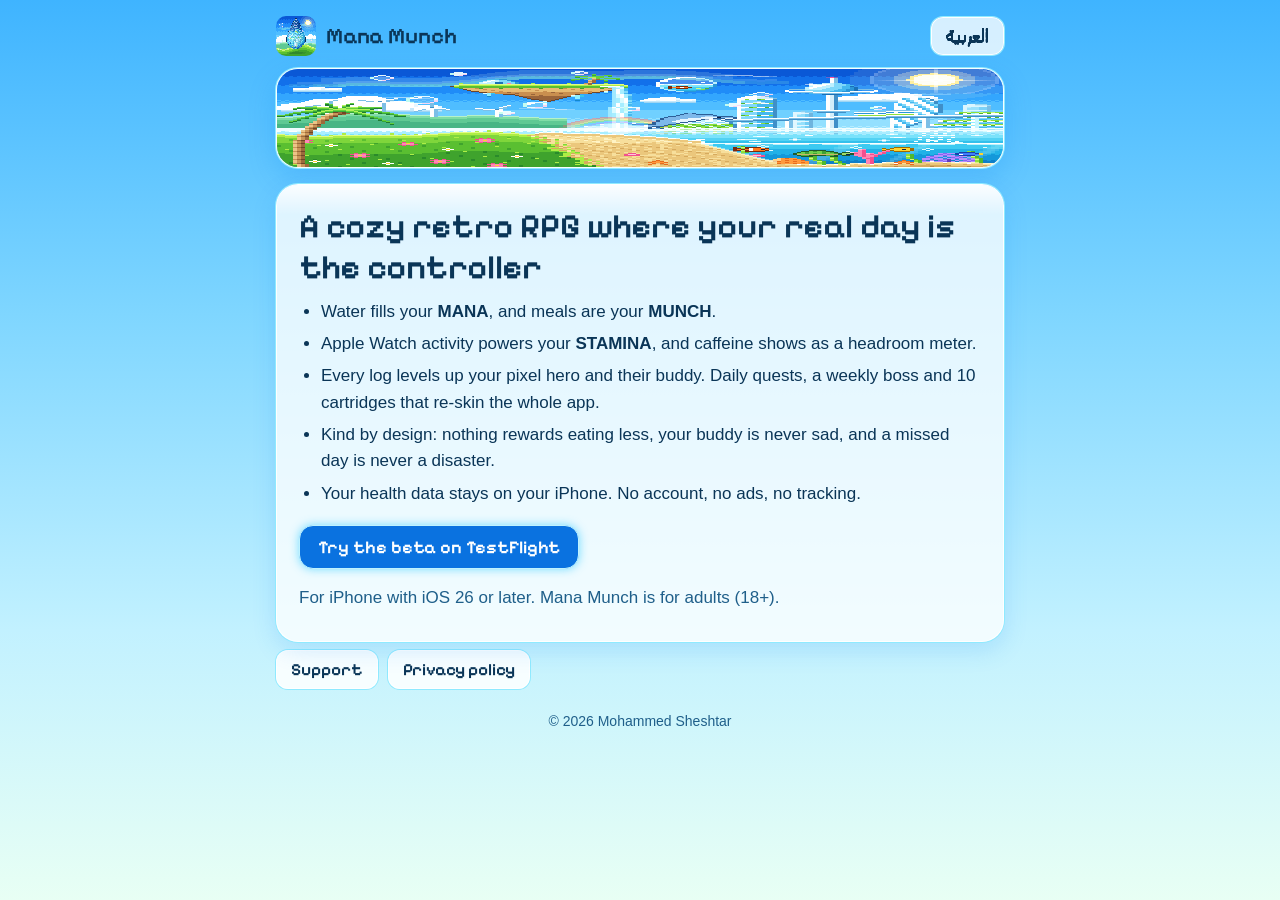
<file: index.html>
<!doctype html>
<html lang="en" dir="ltr">
<head>
<meta charset="utf-8">
<meta name="viewport" content="width=device-width, initial-scale=1">
<title>Mana Munch</title>
<meta name="description" content="A cozy retro RPG where your real day is the controller. Water fills your Mana, meals are your Munch, and every log levels up your pixel hero.">
<link rel="icon" href="assets/icon.png">
<link rel="apple-touch-icon" href="assets/icon.png">
<link rel="alternate" hreflang="ar" href="ar/">
<link rel="stylesheet" href="assets/style.css">
</head>
<body>
<div class="wrap">
  <header class="top">
    <a class="brand" href="./"><img src="assets/icon.png" alt="">Mana Munch</a>
    <a class="lang" href="ar/" lang="ar" hreflang="ar">العربية</a>
  </header>

  <main>
    <img class="banner" src="assets/scene.png" width="180" height="100"
         alt="A pixel-art sky lagoon with a floating island, a waterfall, a dolphin and a glass city by the sea.">

    <section class="panel">
      <h1>A cozy retro RPG where your real day is the controller</h1>
      <ul>
        <li>Water fills your <strong>MANA</strong>, and meals are your <strong>MUNCH</strong>.</li>
        <li>Apple Watch activity powers your <strong>STAMINA</strong>, and caffeine shows as a
          headroom meter.</li>
        <li>Every log levels up your pixel hero and their buddy. Daily quests, a weekly boss and 10
          cartridges that re-skin the whole app.</li>
        <li>Kind by design: nothing rewards eating less, your buddy is never sad, and a missed day is
          never a disaster.</li>
        <li>Your health data stays on your iPhone. No account, no ads, no tracking.</li>
      </ul>
      <p><a class="cta" href="https://testflight.apple.com/join/FaZQNh4C">Try the beta on TestFlight</a></p>
      <p class="sub">For iPhone with iOS 26 or later. Mana Munch is for adults (18+).</p>
    </section>

    <nav class="links" aria-label="More">
      <a href="support/">Support</a>
      <a href="privacy/">Privacy policy</a>
    </nav>
  </main>

  <footer>
    <p>© 2026 Mohammed Sheshtar</p>
  </footer>
</div>
</body>
</html>
</file>
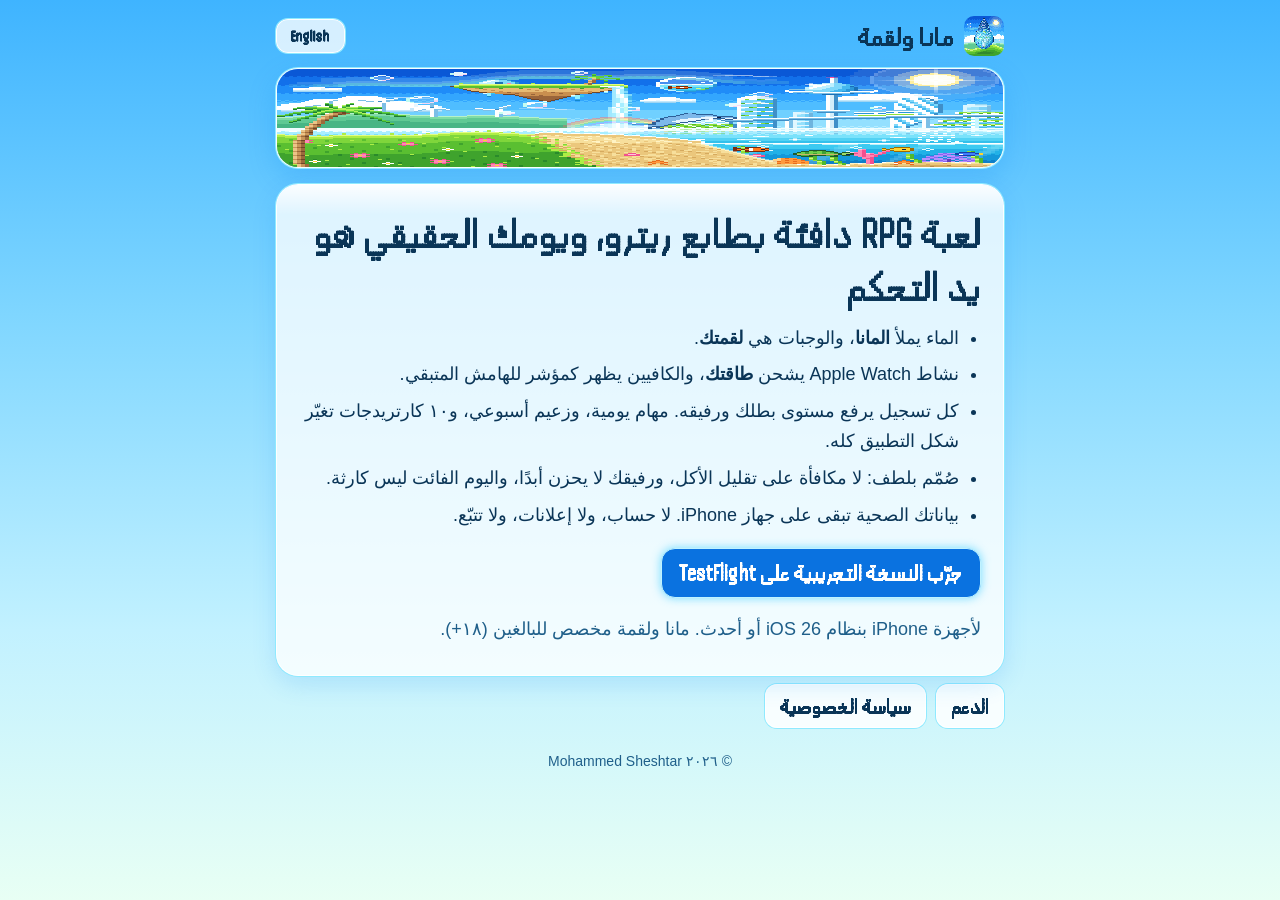
<file: ar/index.html>
<!doctype html>
<html lang="ar" dir="rtl">
<head>
<meta charset="utf-8">
<meta name="viewport" content="width=device-width, initial-scale=1">
<title>مانا ولقمة</title>
<meta name="description" content="لعبة RPG دافئة بطابع ريترو، ويومك الحقيقي هو يد التحكم. الماء يملأ المانا، والوجبات هي لقمتك، وكل تسجيل يرفع مستوى بطلك.">
<link rel="icon" href="../assets/icon.png">
<link rel="apple-touch-icon" href="../assets/icon.png">
<link rel="alternate" hreflang="en" href="../">
<link rel="stylesheet" href="../assets/style.css">
</head>
<body>
<div class="wrap">
  <header class="top">
    <a class="brand" href="./"><img src="../assets/icon.png" alt="">مانا ولقمة</a>
    <a class="lang" href="../" lang="en" hreflang="en">English</a>
  </header>

  <main>
    <img class="banner" src="../assets/scene.png" width="180" height="100"
         alt="بحيرة سماوية بأسلوب البكسل فيها جزيرة طائرة وشلال ودلفين ومدينة زجاجية على البحر.">

    <section class="panel">
      <h1>لعبة RPG دافئة بطابع ريترو، ويومك الحقيقي هو يد التحكم</h1>
      <ul>
        <li>الماء يملأ <strong>المانا</strong>، والوجبات هي <strong>لقمتك</strong>.</li>
        <li>نشاط Apple Watch يشحن <strong>طاقتك</strong>، والكافيين يظهر كمؤشر للهامش المتبقي.</li>
        <li>كل تسجيل يرفع مستوى بطلك ورفيقه. مهام يومية، وزعيم أسبوعي، و١٠ كارتريدجات تغيّر شكل التطبيق
          كله.</li>
        <li>صُمّم بلطف: لا مكافأة على تقليل الأكل، ورفيقك لا يحزن أبدًا، واليوم الفائت ليس كارثة.</li>
        <li>بياناتك الصحية تبقى على جهاز iPhone. لا حساب، ولا إعلانات، ولا تتبّع.</li>
      </ul>
      <p><a class="cta" href="https://testflight.apple.com/join/FaZQNh4C">جرّب النسخة التجريبية على TestFlight</a></p>
      <p class="sub">لأجهزة iPhone بنظام iOS 26 أو أحدث. مانا ولقمة مخصص للبالغين (١٨+).</p>
    </section>

    <nav class="links" aria-label="المزيد">
      <a href="support/">الدعم</a>
      <a href="privacy/">سياسة الخصوصية</a>
    </nav>
  </main>

  <footer>
    <p>© ٢٠٢٦ <span class="ltr">Mohammed Sheshtar</span></p>
  </footer>
</div>
</body>
</html>
</file>
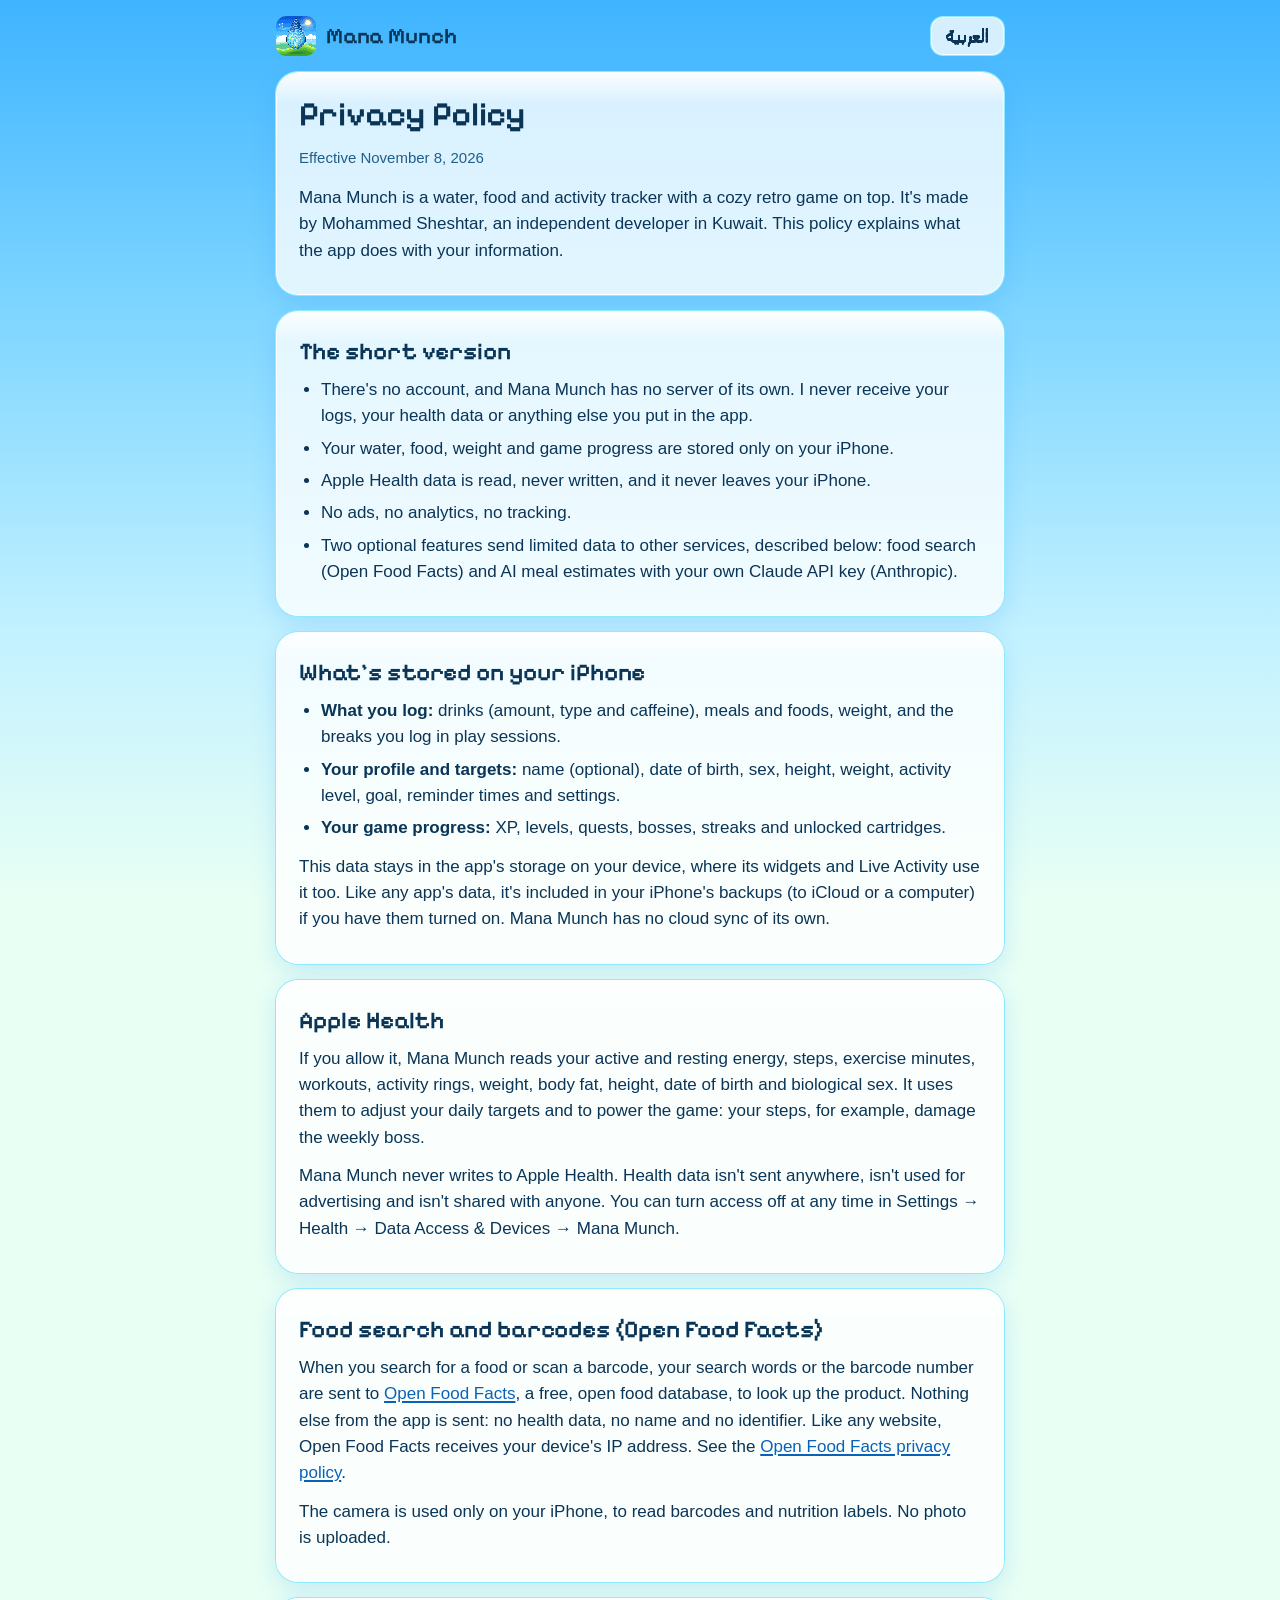
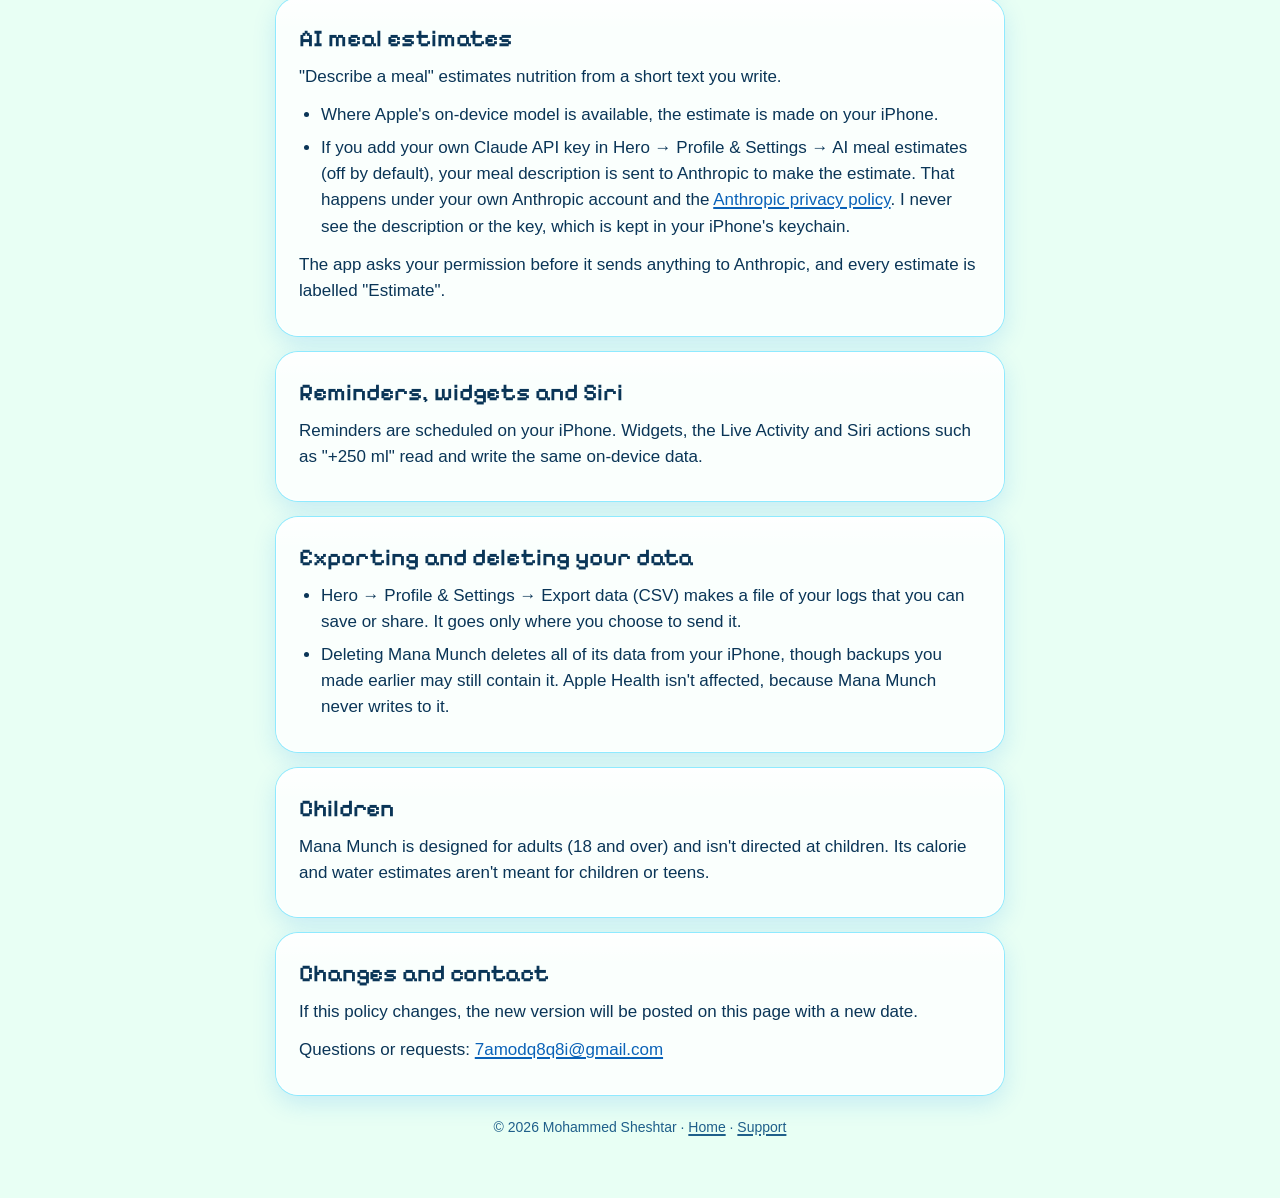
<file: privacy/index.html>
<!doctype html>
<html lang="en" dir="ltr">
<head>
<meta charset="utf-8">
<meta name="viewport" content="width=device-width, initial-scale=1">
<title>Privacy Policy · Mana Munch</title>
<meta name="description" content="How Mana Munch handles your information: no account, no ads, no tracking, and your health data stays on your iPhone.">
<link rel="icon" href="../assets/icon.png">
<link rel="apple-touch-icon" href="../assets/icon.png">
<link rel="alternate" hreflang="ar" href="../ar/privacy/">
<link rel="stylesheet" href="../assets/style.css">
</head>
<body>
<div class="wrap">
  <header class="top">
    <a class="brand" href="../"><img src="../assets/icon.png" alt="">Mana Munch</a>
    <a class="lang" href="../ar/privacy/" lang="ar" hreflang="ar">العربية</a>
  </header>

  <main>
    <section class="panel">
      <h1>Privacy Policy</h1>
      <p class="date">Effective November 8, 2026</p>
      <p>Mana Munch is a water, food and activity tracker with a cozy retro game on top. It's made by
        Mohammed Sheshtar, an independent developer in Kuwait. This policy explains what the app does
        with your information.</p>
    </section>

    <section class="panel">
      <h2>The short version</h2>
      <ul>
        <li>There's no account, and Mana Munch has no server of its own. I never receive your logs,
          your health data or anything else you put in the app.</li>
        <li>Your water, food, weight and game progress are stored only on your iPhone.</li>
        <li>Apple Health data is read, never written, and it never leaves your iPhone.</li>
        <li>No ads, no analytics, no tracking.</li>
        <li>Two optional features send limited data to other services, described below: food search
          (Open Food Facts) and AI meal estimates with your own Claude API key (Anthropic).</li>
      </ul>
    </section>

    <section class="panel">
      <h2>What's stored on your iPhone</h2>
      <ul>
        <li><strong>What you log:</strong> drinks (amount, type and caffeine), meals and foods, weight,
          and the breaks you log in play sessions.</li>
        <li><strong>Your profile and targets:</strong> name (optional), date of birth, sex, height,
          weight, activity level, goal, reminder times and settings.</li>
        <li><strong>Your game progress:</strong> XP, levels, quests, bosses, streaks and unlocked
          cartridges.</li>
      </ul>
      <p>This data stays in the app's storage on your device, where its widgets and Live Activity use
        it too. Like any app's data, it's included in your iPhone's backups (to iCloud or a computer)
        if you have them turned on. Mana Munch has no cloud sync of its own.</p>
    </section>

    <section class="panel">
      <h2>Apple Health</h2>
      <p>If you allow it, Mana Munch reads your active and resting energy, steps, exercise minutes,
        workouts, activity rings, weight, body fat, height, date of birth and biological sex. It uses
        them to adjust your daily targets and to power the game: your steps, for example, damage the
        weekly boss.</p>
      <p>Mana Munch never writes to Apple Health. Health data isn't sent anywhere, isn't used for
        advertising and isn't shared with anyone. You can turn access off at any time in Settings →
        Health → Data Access &amp; Devices → Mana Munch.</p>
    </section>

    <section class="panel">
      <h2>Food search and barcodes (Open Food Facts)</h2>
      <p>When you search for a food or scan a barcode, your search words or the barcode number are
        sent to <a href="https://world.openfoodfacts.org">Open Food Facts</a>, a free, open food
        database, to look up the product. Nothing else from the app is sent: no health data, no name
        and no identifier. Like any website, Open Food Facts receives your device's IP address. See
        the <a href="https://world.openfoodfacts.org/privacy">Open Food Facts privacy policy</a>.</p>
      <p>The camera is used only on your iPhone, to read barcodes and nutrition labels. No photo is
        uploaded.</p>
    </section>

    <section class="panel">
      <h2>AI meal estimates</h2>
      <p>"Describe a meal" estimates nutrition from a short text you write.</p>
      <ul>
        <li>Where Apple's on-device model is available, the estimate is made on your iPhone.</li>
        <li>If you add your own Claude API key in Hero → Profile &amp; Settings → AI meal estimates
          (off by default), your meal description is sent to Anthropic to make the estimate. That
          happens under your own Anthropic account and the
          <a href="https://www.anthropic.com/legal/privacy">Anthropic privacy policy</a>. I never see
          the description or the key, which is kept in your iPhone's keychain.</li>
      </ul>
      <p>The app asks your permission before it sends anything to Anthropic, and every estimate is
        labelled "Estimate".</p>
    </section>

    <section class="panel">
      <h2>Reminders, widgets and Siri</h2>
      <p>Reminders are scheduled on your iPhone. Widgets, the Live Activity and Siri actions such as
        "+250 ml" read and write the same on-device data.</p>
    </section>

    <section class="panel">
      <h2>Exporting and deleting your data</h2>
      <ul>
        <li>Hero → Profile &amp; Settings → Export data (CSV) makes a file of your logs that you can
          save or share. It goes only where you choose to send it.</li>
        <li>Deleting Mana Munch deletes all of its data from your iPhone, though backups you made
          earlier may still contain it. Apple Health isn't affected, because Mana Munch never writes
          to it.</li>
      </ul>
    </section>

    <section class="panel">
      <h2>Children</h2>
      <p>Mana Munch is designed for adults (18 and over) and isn't directed at children. Its calorie
        and water estimates aren't meant for children or teens.</p>
    </section>

    <section class="panel">
      <h2>Changes and contact</h2>
      <p>If this policy changes, the new version will be posted on this page with a new date.</p>
      <p>Questions or requests: <a href="mailto:7amodq8q8i@gmail.com">7amodq8q8i@gmail.com</a></p>
    </section>
  </main>

  <footer>
    <p>© 2026 Mohammed Sheshtar · <a href="../">Home</a> · <a href="../support/">Support</a></p>
  </footer>
</div>
</body>
</html>
</file>
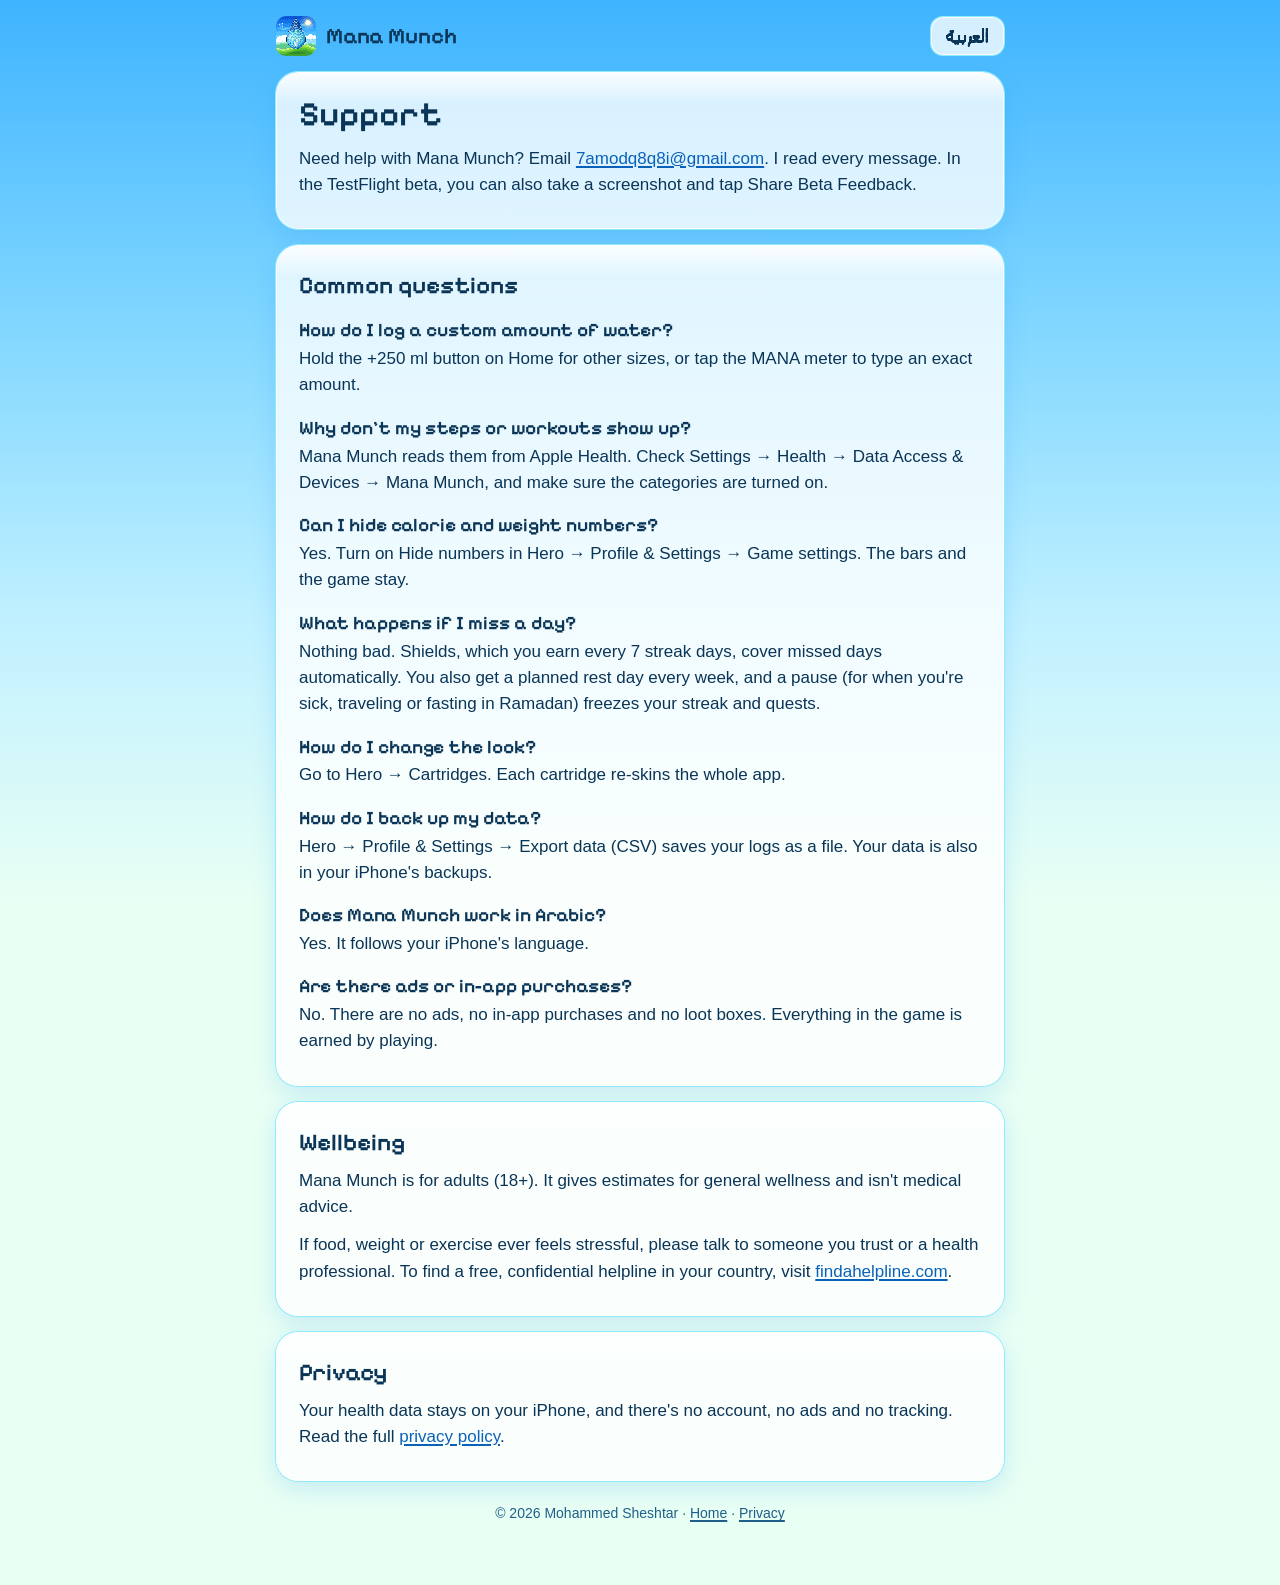
<file: support/index.html>
<!doctype html>
<html lang="en" dir="ltr">
<head>
<meta charset="utf-8">
<meta name="viewport" content="width=device-width, initial-scale=1">
<title>Support · Mana Munch</title>
<meta name="description" content="Help with Mana Munch: contact, common questions and wellbeing.">
<link rel="icon" href="../assets/icon.png">
<link rel="apple-touch-icon" href="../assets/icon.png">
<link rel="alternate" hreflang="ar" href="../ar/support/">
<link rel="stylesheet" href="../assets/style.css">
</head>
<body>
<div class="wrap">
  <header class="top">
    <a class="brand" href="../"><img src="../assets/icon.png" alt="">Mana Munch</a>
    <a class="lang" href="../ar/support/" lang="ar" hreflang="ar">العربية</a>
  </header>

  <main>
    <section class="panel">
      <h1>Support</h1>
      <p>Need help with Mana Munch? Email <a href="mailto:7amodq8q8i@gmail.com">7amodq8q8i@gmail.com</a>.
        I read every message. In the TestFlight beta, you can also take a screenshot and tap Share Beta
        Feedback.</p>
    </section>

    <section class="panel">
      <h2>Common questions</h2>

      <h3>How do I log a custom amount of water?</h3>
      <p>Hold the +250 ml button on Home for other sizes, or tap the MANA meter to type an exact
        amount.</p>

      <h3>Why don't my steps or workouts show up?</h3>
      <p>Mana Munch reads them from Apple Health. Check Settings → Health → Data Access &amp; Devices →
        Mana Munch, and make sure the categories are turned on.</p>

      <h3>Can I hide calorie and weight numbers?</h3>
      <p>Yes. Turn on Hide numbers in Hero → Profile &amp; Settings → Game settings. The bars and the
        game stay.</p>

      <h3>What happens if I miss a day?</h3>
      <p>Nothing bad. Shields, which you earn every 7 streak days, cover missed days automatically.
        You also get a planned rest day every week, and a pause (for when you're sick, traveling or
        fasting in Ramadan) freezes your streak and quests.</p>

      <h3>How do I change the look?</h3>
      <p>Go to Hero → Cartridges. Each cartridge re-skins the whole app.</p>

      <h3>How do I back up my data?</h3>
      <p>Hero → Profile &amp; Settings → Export data (CSV) saves your logs as a file. Your data is also in
        your iPhone's backups.</p>

      <h3>Does Mana Munch work in Arabic?</h3>
      <p>Yes. It follows your iPhone's language.</p>

      <h3>Are there ads or in-app purchases?</h3>
      <p>No. There are no ads, no in-app purchases and no loot boxes. Everything in the game is earned
        by playing.</p>
    </section>

    <section class="panel" id="wellbeing">
      <h2>Wellbeing</h2>
      <p>Mana Munch is for adults (18+). It gives estimates for general wellness and isn't medical
        advice.</p>
      <p>If food, weight or exercise ever feels stressful, please talk to someone you trust or a health
        professional. To find a free, confidential helpline in your country, visit
        <a href="https://findahelpline.com">findahelpline.com</a>.</p>
    </section>

    <section class="panel">
      <h2>Privacy</h2>
      <p>Your health data stays on your iPhone, and there's no account, no ads and no tracking. Read the
        full <a href="../privacy/">privacy policy</a>.</p>
    </section>
  </main>

  <footer>
    <p>© 2026 Mohammed Sheshtar · <a href="../">Home</a> · <a href="../privacy/">Privacy</a></p>
  </footer>
</div>
</body>
</html>
</file>
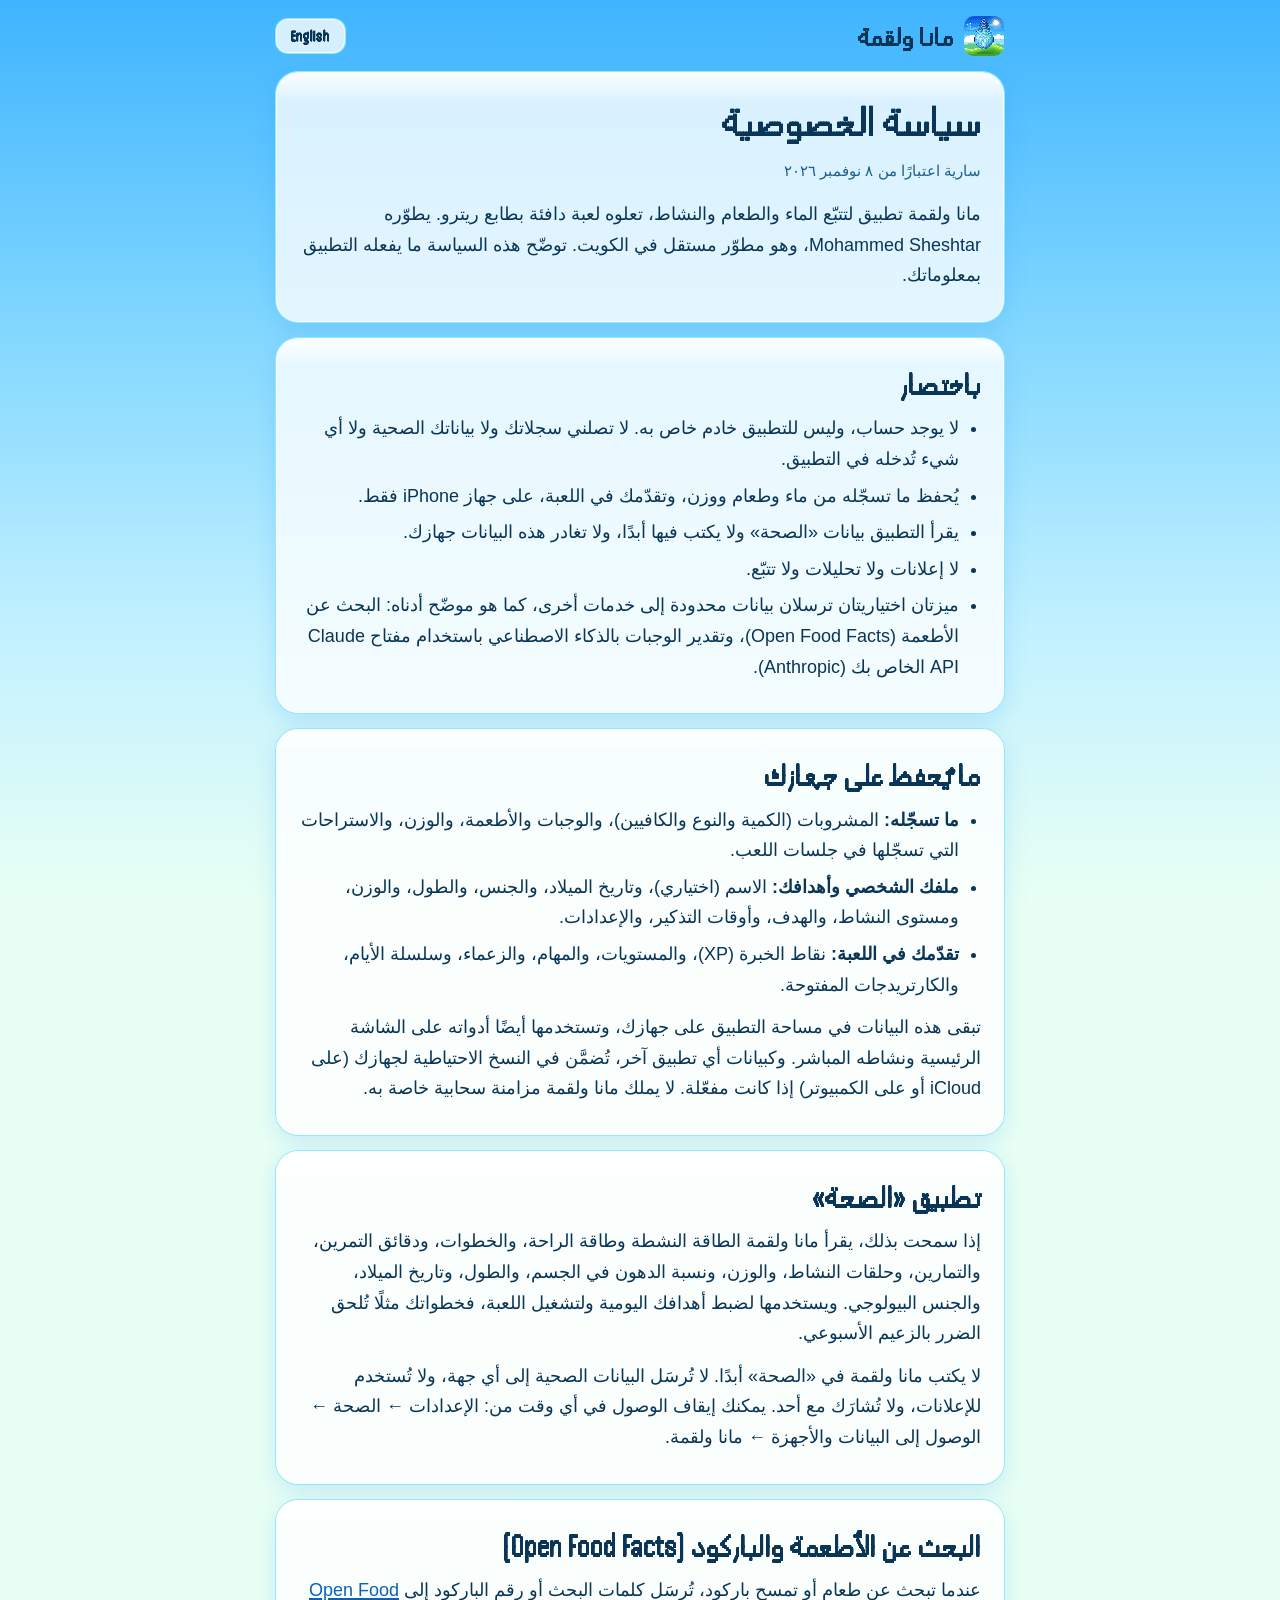
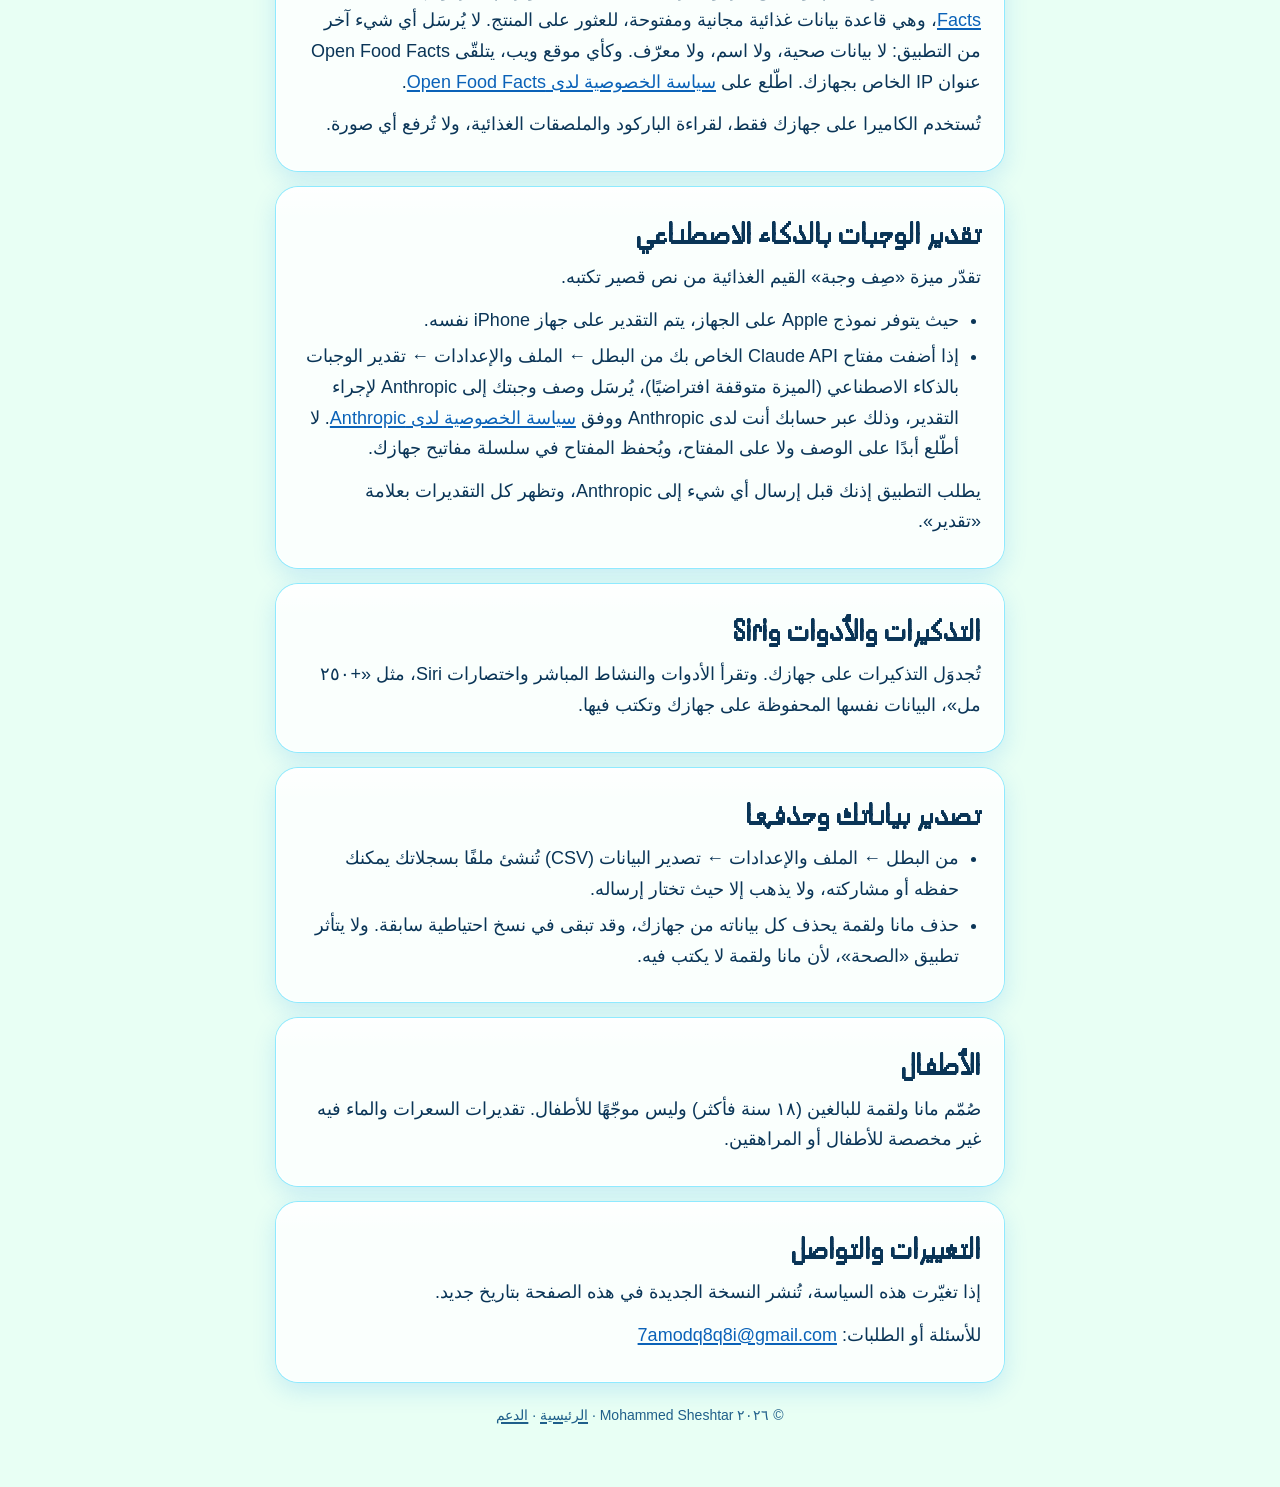
<file: ar/privacy/index.html>
<!doctype html>
<html lang="ar" dir="rtl">
<head>
<meta charset="utf-8">
<meta name="viewport" content="width=device-width, initial-scale=1">
<title>سياسة الخصوصية · مانا ولقمة</title>
<meta name="description" content="كيف يتعامل مانا ولقمة مع معلوماتك: لا حساب، ولا إعلانات، ولا تتبّع، وبياناتك الصحية تبقى على جهاز iPhone.">
<link rel="icon" href="../../assets/icon.png">
<link rel="apple-touch-icon" href="../../assets/icon.png">
<link rel="alternate" hreflang="en" href="../../privacy/">
<link rel="stylesheet" href="../../assets/style.css">
</head>
<body>
<div class="wrap">
  <header class="top">
    <a class="brand" href="../"><img src="../../assets/icon.png" alt="">مانا ولقمة</a>
    <a class="lang" href="../../privacy/" lang="en" hreflang="en">English</a>
  </header>

  <main>
    <section class="panel">
      <h1>سياسة الخصوصية</h1>
      <p class="date">سارية اعتبارًا من ٨ نوفمبر ٢٠٢٦</p>
      <p>مانا ولقمة تطبيق لتتبّع الماء والطعام والنشاط، تعلوه لعبة دافئة بطابع ريترو. يطوّره
        <span class="ltr">Mohammed Sheshtar</span>، وهو مطوّر مستقل في الكويت. توضّح هذه السياسة ما يفعله
        التطبيق بمعلوماتك.</p>
    </section>

    <section class="panel">
      <h2>باختصار</h2>
      <ul>
        <li>لا يوجد حساب، وليس للتطبيق خادم خاص به. لا تصلني سجلاتك ولا بياناتك الصحية ولا أي شيء
          تُدخله في التطبيق.</li>
        <li>يُحفظ ما تسجّله من ماء وطعام ووزن، وتقدّمك في اللعبة، على جهاز iPhone فقط.</li>
        <li>يقرأ التطبيق بيانات «الصحة» ولا يكتب فيها أبدًا، ولا تغادر هذه البيانات جهازك.</li>
        <li>لا إعلانات ولا تحليلات ولا تتبّع.</li>
        <li>ميزتان اختياريتان ترسلان بيانات محدودة إلى خدمات أخرى، كما هو موضّح أدناه: البحث عن الأطعمة
          (Open Food Facts)، وتقدير الوجبات بالذكاء الاصطناعي باستخدام مفتاح Claude API الخاص بك
          (Anthropic).</li>
      </ul>
    </section>

    <section class="panel">
      <h2>ما يُحفظ على جهازك</h2>
      <ul>
        <li><strong>ما تسجّله:</strong> المشروبات (الكمية والنوع والكافيين)، والوجبات والأطعمة، والوزن،
          والاستراحات التي تسجّلها في جلسات اللعب.</li>
        <li><strong>ملفك الشخصي وأهدافك:</strong> الاسم (اختياري)، وتاريخ الميلاد، والجنس، والطول،
          والوزن، ومستوى النشاط، والهدف، وأوقات التذكير، والإعدادات.</li>
        <li><strong>تقدّمك في اللعبة:</strong> نقاط الخبرة (XP)، والمستويات، والمهام، والزعماء، وسلسلة
          الأيام، والكارتريدجات المفتوحة.</li>
      </ul>
      <p>تبقى هذه البيانات في مساحة التطبيق على جهازك، وتستخدمها أيضًا أدواته على الشاشة الرئيسية ونشاطه
        المباشر. وكبيانات أي تطبيق آخر، تُضمَّن في النسخ الاحتياطية لجهازك (على iCloud أو على الكمبيوتر)
        إذا كانت مفعّلة. لا يملك مانا ولقمة مزامنة سحابية خاصة به.</p>
    </section>

    <section class="panel">
      <h2>تطبيق «الصحة»</h2>
      <p>إذا سمحت بذلك، يقرأ مانا ولقمة الطاقة النشطة وطاقة الراحة، والخطوات، ودقائق التمرين، والتمارين،
        وحلقات النشاط، والوزن، ونسبة الدهون في الجسم، والطول، وتاريخ الميلاد، والجنس البيولوجي. ويستخدمها
        لضبط أهدافك اليومية ولتشغيل اللعبة، فخطواتك مثلًا تُلحق الضرر بالزعيم الأسبوعي.</p>
      <p>لا يكتب مانا ولقمة في «الصحة» أبدًا. لا تُرسَل البيانات الصحية إلى أي جهة، ولا تُستخدم للإعلانات،
        ولا تُشارَك مع أحد. يمكنك إيقاف الوصول في أي وقت من: الإعدادات ← الصحة ← الوصول إلى البيانات
        والأجهزة ← مانا ولقمة.</p>
    </section>

    <section class="panel">
      <h2>البحث عن الأطعمة والباركود (Open Food Facts)</h2>
      <p>عندما تبحث عن طعام أو تمسح باركود، تُرسَل كلمات البحث أو رقم الباركود إلى
        <a href="https://world.openfoodfacts.org">Open Food Facts</a>، وهي قاعدة بيانات غذائية مجانية
        ومفتوحة، للعثور على المنتج. لا يُرسَل أي شيء آخر من التطبيق: لا بيانات صحية، ولا اسم، ولا معرّف.
        وكأي موقع ويب، يتلقّى Open Food Facts عنوان IP الخاص بجهازك. اطّلع على
        <a href="https://world.openfoodfacts.org/privacy">سياسة الخصوصية لدى Open Food Facts</a>.</p>
      <p>تُستخدم الكاميرا على جهازك فقط، لقراءة الباركود والملصقات الغذائية، ولا تُرفع أي صورة.</p>
    </section>

    <section class="panel">
      <h2>تقدير الوجبات بالذكاء الاصطناعي</h2>
      <p>تقدّر ميزة «صِف وجبة» القيم الغذائية من نص قصير تكتبه.</p>
      <ul>
        <li>حيث يتوفر نموذج Apple على الجهاز، يتم التقدير على جهاز iPhone نفسه.</li>
        <li>إذا أضفت مفتاح Claude API الخاص بك من البطل ← الملف والإعدادات ← تقدير الوجبات بالذكاء
          الاصطناعي (الميزة متوقفة افتراضيًا)، يُرسَل وصف وجبتك إلى Anthropic لإجراء التقدير، وذلك عبر
          حسابك أنت لدى Anthropic ووفق <a href="https://www.anthropic.com/legal/privacy">سياسة الخصوصية
          لدى Anthropic</a>. لا أطّلع أبدًا على الوصف ولا على المفتاح، ويُحفظ المفتاح في سلسلة مفاتيح
          جهازك.</li>
      </ul>
      <p>يطلب التطبيق إذنك قبل إرسال أي شيء إلى Anthropic، وتظهر كل التقديرات بعلامة «تقدير».</p>
    </section>

    <section class="panel">
      <h2>التذكيرات والأدوات وSiri</h2>
      <p>تُجدوَل التذكيرات على جهازك. وتقرأ الأدوات والنشاط المباشر واختصارات Siri، مثل «+٢٥٠ مل»، البيانات
        نفسها المحفوظة على جهازك وتكتب فيها.</p>
    </section>

    <section class="panel">
      <h2>تصدير بياناتك وحذفها</h2>
      <ul>
        <li>من البطل ← الملف والإعدادات ← تصدير البيانات (CSV) تُنشئ ملفًا بسجلاتك يمكنك حفظه أو مشاركته،
          ولا يذهب إلا حيث تختار إرساله.</li>
        <li>حذف مانا ولقمة يحذف كل بياناته من جهازك، وقد تبقى في نسخ احتياطية سابقة. ولا يتأثر تطبيق
          «الصحة»، لأن مانا ولقمة لا يكتب فيه.</li>
      </ul>
    </section>

    <section class="panel">
      <h2>الأطفال</h2>
      <p>صُمّم مانا ولقمة للبالغين (١٨ سنة فأكثر) وليس موجّهًا للأطفال. تقديرات السعرات والماء فيه غير
        مخصصة للأطفال أو المراهقين.</p>
    </section>

    <section class="panel">
      <h2>التغييرات والتواصل</h2>
      <p>إذا تغيّرت هذه السياسة، تُنشر النسخة الجديدة في هذه الصفحة بتاريخ جديد.</p>
      <p>للأسئلة أو الطلبات: <a class="ltr" href="mailto:7amodq8q8i@gmail.com">7amodq8q8i@gmail.com</a></p>
    </section>
  </main>

  <footer>
    <p>© ٢٠٢٦ <span class="ltr">Mohammed Sheshtar</span> · <a href="../">الرئيسية</a> · <a href="../support/">الدعم</a></p>
  </footer>
</div>
</body>
</html>
</file>
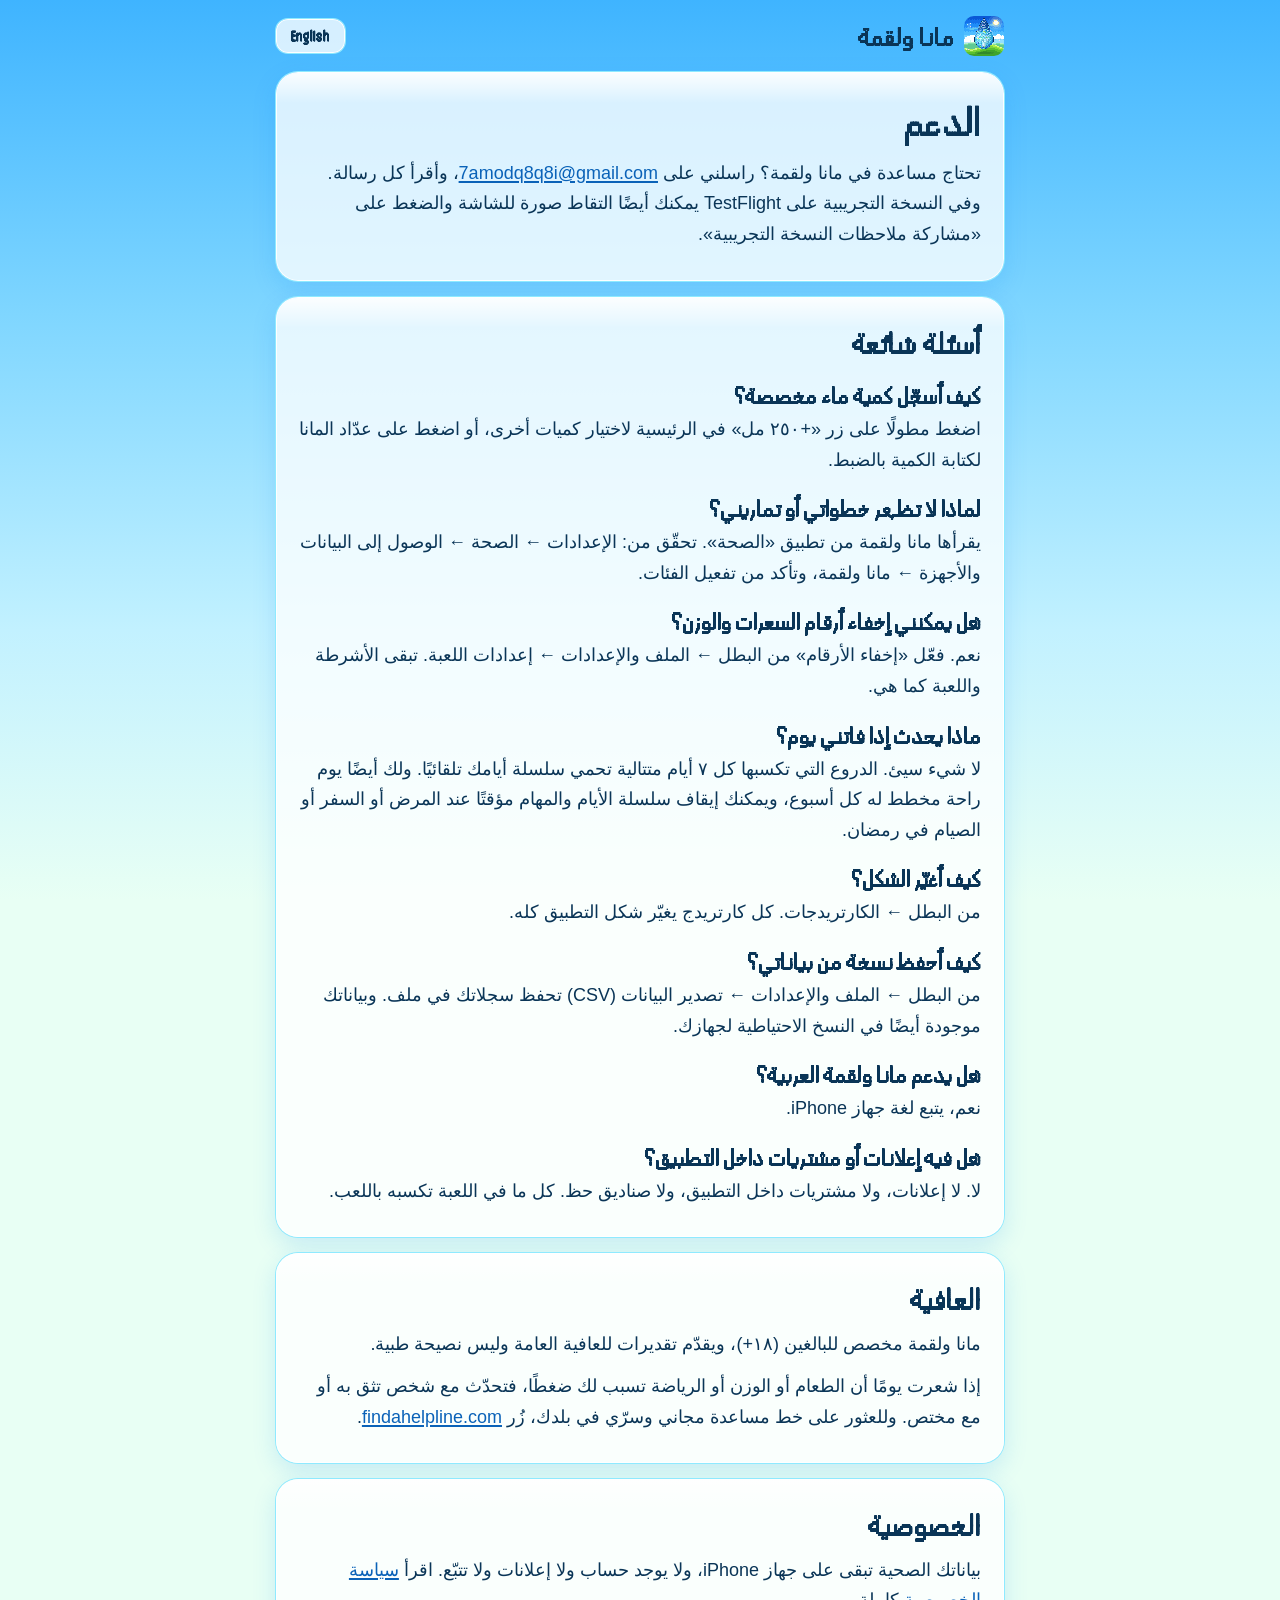
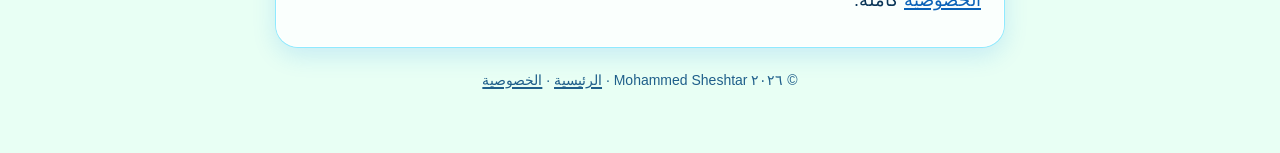
<file: ar/support/index.html>
<!doctype html>
<html lang="ar" dir="rtl">
<head>
<meta charset="utf-8">
<meta name="viewport" content="width=device-width, initial-scale=1">
<title>الدعم · مانا ولقمة</title>
<meta name="description" content="المساعدة في مانا ولقمة: التواصل، والأسئلة الشائعة، والعافية.">
<link rel="icon" href="../../assets/icon.png">
<link rel="apple-touch-icon" href="../../assets/icon.png">
<link rel="alternate" hreflang="en" href="../../support/">
<link rel="stylesheet" href="../../assets/style.css">
</head>
<body>
<div class="wrap">
  <header class="top">
    <a class="brand" href="../"><img src="../../assets/icon.png" alt="">مانا ولقمة</a>
    <a class="lang" href="../../support/" lang="en" hreflang="en">English</a>
  </header>

  <main>
    <section class="panel">
      <h1>الدعم</h1>
      <p>تحتاج مساعدة في مانا ولقمة؟ راسلني على
        <a class="ltr" href="mailto:7amodq8q8i@gmail.com">7amodq8q8i@gmail.com</a>، وأقرأ كل رسالة. وفي
        النسخة التجريبية على TestFlight يمكنك أيضًا التقاط صورة للشاشة والضغط على «مشاركة ملاحظات النسخة
        التجريبية».</p>
    </section>

    <section class="panel">
      <h2>أسئلة شائعة</h2>

      <h3>كيف أسجّل كمية ماء مخصصة؟</h3>
      <p>اضغط مطولًا على زر «+٢٥٠ مل» في الرئيسية لاختيار كميات أخرى، أو اضغط على عدّاد المانا لكتابة
        الكمية بالضبط.</p>

      <h3>لماذا لا تظهر خطواتي أو تماريني؟</h3>
      <p>يقرأها مانا ولقمة من تطبيق «الصحة». تحقّق من: الإعدادات ← الصحة ← الوصول إلى البيانات والأجهزة ←
        مانا ولقمة، وتأكد من تفعيل الفئات.</p>

      <h3>هل يمكنني إخفاء أرقام السعرات والوزن؟</h3>
      <p>نعم. فعّل «إخفاء الأرقام» من البطل ← الملف والإعدادات ← إعدادات اللعبة. تبقى الأشرطة واللعبة كما
        هي.</p>

      <h3>ماذا يحدث إذا فاتني يوم؟</h3>
      <p>لا شيء سيئ. الدروع التي تكسبها كل ٧ أيام متتالية تحمي سلسلة أيامك تلقائيًا. ولك أيضًا يوم راحة
        مخطط له كل أسبوع، ويمكنك إيقاف سلسلة الأيام والمهام مؤقتًا عند المرض أو السفر أو الصيام في
        رمضان.</p>

      <h3>كيف أغيّر الشكل؟</h3>
      <p>من البطل ← الكارتريدجات. كل كارتريدج يغيّر شكل التطبيق كله.</p>

      <h3>كيف أحفظ نسخة من بياناتي؟</h3>
      <p>من البطل ← الملف والإعدادات ← تصدير البيانات (CSV) تحفظ سجلاتك في ملف. وبياناتك موجودة أيضًا في
        النسخ الاحتياطية لجهازك.</p>

      <h3>هل يدعم مانا ولقمة العربية؟</h3>
      <p>نعم، يتبع لغة جهاز iPhone.</p>

      <h3>هل فيه إعلانات أو مشتريات داخل التطبيق؟</h3>
      <p>لا. لا إعلانات، ولا مشتريات داخل التطبيق، ولا صناديق حظ. كل ما في اللعبة تكسبه باللعب.</p>
    </section>

    <section class="panel" id="wellbeing">
      <h2>العافية</h2>
      <p>مانا ولقمة مخصص للبالغين (١٨+)، ويقدّم تقديرات للعافية العامة وليس نصيحة طبية.</p>
      <p>إذا شعرت يومًا أن الطعام أو الوزن أو الرياضة تسبب لك ضغطًا، فتحدّث مع شخص تثق به أو مع مختص.
        وللعثور على خط مساعدة مجاني وسرّي في بلدك، زُر <a class="ltr" href="https://findahelpline.com">findahelpline.com</a>.</p>
    </section>

    <section class="panel">
      <h2>الخصوصية</h2>
      <p>بياناتك الصحية تبقى على جهاز iPhone، ولا يوجد حساب ولا إعلانات ولا تتبّع. اقرأ
        <a href="../privacy/">سياسة الخصوصية</a> كاملة.</p>
    </section>
  </main>

  <footer>
    <p>© ٢٠٢٦ <span class="ltr">Mohammed Sheshtar</span> · <a href="../">الرئيسية</a> · <a href="../privacy/">الخصوصية</a></p>
  </footer>
</div>
</body>
</html>
</file>
<file: assets/style.css>
/* Mana Munch site: Aero Sky colours, frosted panels, pixel headings. */
@font-face {
  font-family: "Pixelify Sans";
  src: url("fonts/PixelifySans-Variable.ttf") format("truetype");
  font-weight: 400 700;
  font-display: swap;
}
@font-face {
  font-family: "Handjet";
  src: url("fonts/Handjet-Variable.ttf") format("truetype");
  font-weight: 100 900;
  font-display: swap;
}

:root {
  color-scheme: light;
  --ink: #0a3557;
  --sub: #1f5f8a;
  --water: #0a8fe6;
  --link: #0a62b8;
  --badge: #0a72e0;
  --rim: #8feaff;
  --panel: rgba(255, 255, 255, 0.78);
  --edge: rgba(255, 255, 255, 0.95);
  --sky-0: #3fb4ff;
  --sky-1: #7fd6ff;
  --sky-2: #c2f1ff;
  --sky-3: #e8fff4;
  --pixel: "Pixelify Sans", ui-rounded, system-ui, sans-serif;
  --body: -apple-system, BlinkMacSystemFont, "SF Pro Text", "Segoe UI", Roboto, sans-serif;
}

* { box-sizing: border-box; }

html { background: var(--sky-3); }

body {
  margin: 0;
  min-height: 100vh;
  color: var(--ink);
  font: 17px/1.55 var(--body);
  background: linear-gradient(180deg, var(--sky-0) 0, var(--sky-1) 35%, var(--sky-2) 70%, var(--sky-3) 100%) fixed;
  -webkit-text-size-adjust: 100%;
}

html[lang="ar"] body {
  --pixel: "Handjet", system-ui, sans-serif;
  --body: -apple-system, BlinkMacSystemFont, "SF Arabic", "Geeza Pro", Tahoma, "Segoe UI", sans-serif;
  font-size: 18px;
  line-height: 1.7;
}

.wrap { max-width: 760px; margin: 0 auto; padding: 16px 16px 48px; }

.top {
  display: flex;
  justify-content: space-between;
  align-items: center;
  gap: 12px;
  margin-bottom: 12px;
}

.brand {
  display: flex;
  align-items: center;
  gap: 10px;
  color: var(--ink);
  text-decoration: none;
  font: 600 22px/1 var(--pixel);
}
html[lang="ar"] .brand { font-size: 28px; }
.brand img { width: 40px; height: 40px; border-radius: 10px; image-rendering: pixelated; }

.lang {
  font: 600 16px/1 var(--pixel);
  color: var(--ink);
  text-decoration: none;
  padding: 8px 14px;
  border-radius: 12px;
  background: var(--panel);
  border: 1.5px solid var(--edge);
  box-shadow: 0 0 0 1px var(--rim);
}
.lang:lang(ar) { font-family: "Handjet", system-ui, sans-serif; font-size: 20px; }

.banner {
  display: block;
  width: 100%;
  aspect-ratio: 180 / 100;
  border-radius: 22px;
  border: 1.5px solid var(--edge);
  box-shadow: 0 0 0 1px var(--rim), 0 10px 28px rgba(10, 132, 240, 0.22);
  image-rendering: pixelated;
  background: var(--sky-1);
}

.panel {
  position: relative;
  margin-top: 16px;
  padding: 22px 22px 18px;
  border-radius: 22px;
  background: var(--panel);
  border: 1.5px solid var(--edge);
  box-shadow: 0 0 0 1px var(--rim), 0 8px 24px rgba(10, 132, 240, 0.16);
  overflow: hidden;
}
.panel::before {
  content: "";
  position: absolute;
  inset: 0 0 auto 0;
  height: 30px;
  background: linear-gradient(180deg, rgba(255, 255, 255, 0.9), rgba(255, 255, 255, 0));
  pointer-events: none;
}
.panel > * { position: relative; }

h1, h2, h3 { font-family: var(--pixel); font-weight: 600; line-height: 1.2; margin: 0 0 10px; }
h1 { font-size: 34px; }
h2 { font-size: 24px; margin-top: 4px; }
h3 { font-size: 19px; margin: 18px 0 4px; }
html[lang="ar"] h1 { font-size: 44px; }
html[lang="ar"] h2 { font-size: 32px; }
html[lang="ar"] h3 { font-size: 25px; }

p, ul { margin: 0 0 12px; }
ul { padding-inline-start: 22px; }
li { margin-bottom: 6px; }

.sub { color: var(--sub); }
.date { color: var(--sub); font-size: 15px; margin-bottom: 16px; }

a { color: var(--link); text-decoration-thickness: 1.5px; text-underline-offset: 2px; }
a:focus-visible { outline: 3px solid var(--water); outline-offset: 2px; border-radius: 4px; }

.cta {
  display: inline-block;
  margin: 6px 0 4px;
  padding: 12px 18px;
  border-radius: 14px;
  color: #ffffff;
  background: var(--badge);
  border: 1.5px solid #bff2ff;
  box-shadow: 0 0 10px rgba(63, 208, 255, 0.7);
  font: 600 18px/1 var(--pixel);
  text-decoration: none;
}
html[lang="ar"] .cta { font-size: 24px; }

.links { display: flex; flex-wrap: wrap; gap: 10px; margin-top: 8px; }
.links a {
  padding: 10px 14px;
  border-radius: 12px;
  background: rgba(255, 255, 255, 0.85);
  border: 1.5px solid var(--edge);
  box-shadow: 0 0 0 1px var(--rim);
  font: 600 17px/1 var(--pixel);
  color: var(--ink);
  text-decoration: none;
}
html[lang="ar"] .links a { font-size: 22px; }

.ltr { direction: ltr; unicode-bidi: isolate; }

footer {
  margin-top: 22px;
  font-size: 14px;
  color: var(--sub);
  text-align: center;
}
footer a { color: var(--sub); }

@media (max-width: 480px) {
  body { font-size: 16px; }
  h1 { font-size: 28px; }
  html[lang="ar"] h1 { font-size: 38px; }
  .panel { padding: 18px 16px 14px; }
}
</file>
